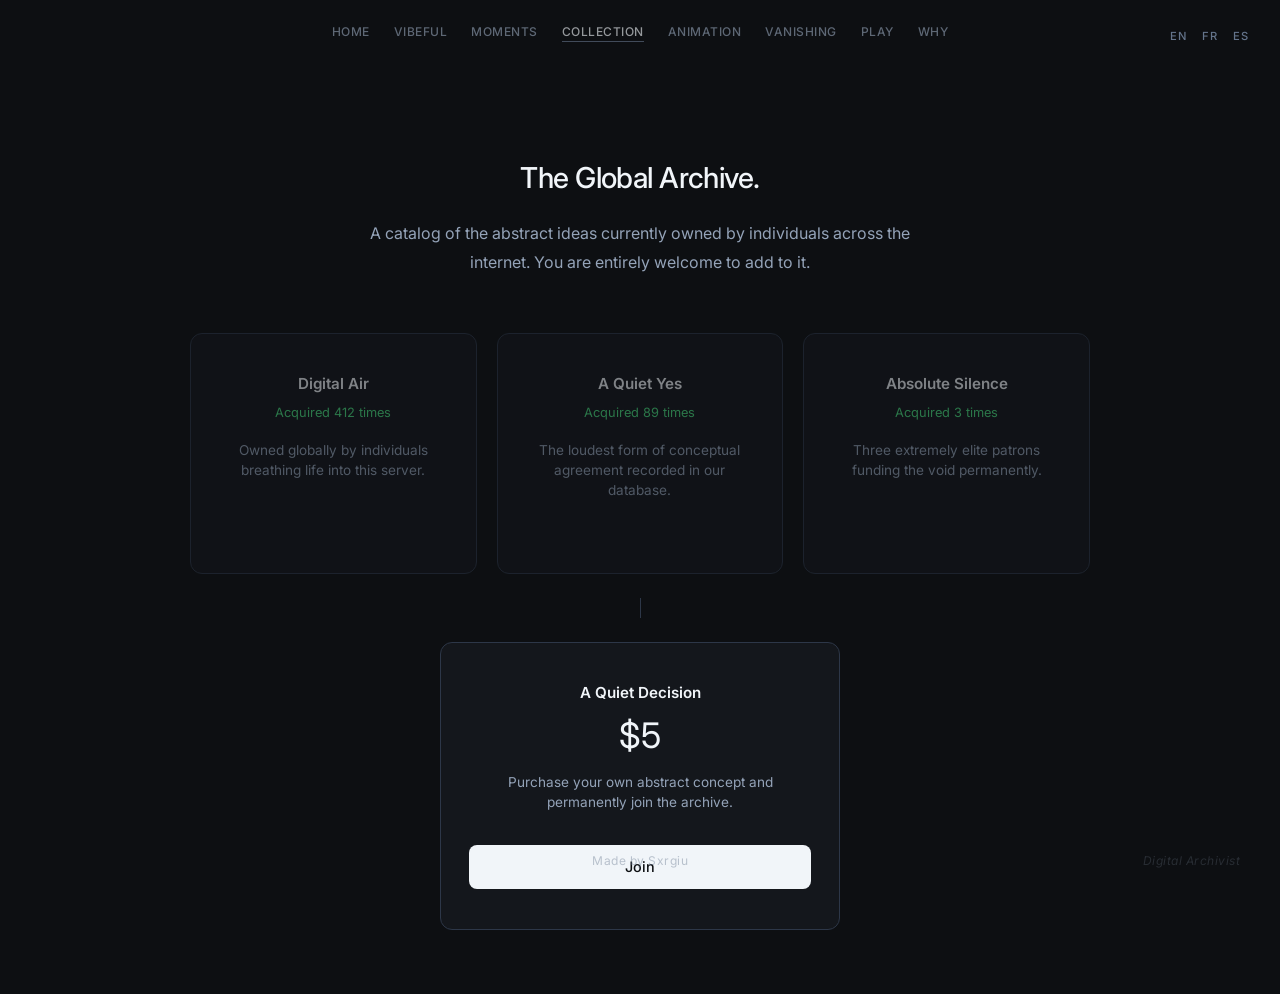
<file: collection.html>
<!DOCTYPE html>
<html lang="en">
<head>
    <meta charset="UTF-8">
    <meta name="viewport" content="width=device-width, initial-scale=1.0">
    <title>Collection - Pure Honesty</title>
    <link href="https://fonts.googleapis.com/css2?family=Inter:wght@300;400;500;600&display=swap" rel="stylesheet">
    <link rel="stylesheet" href="style.css">
</head>
<body>

    <div class="lang-selector">
    <span onclick="doGTranslate('en')">EN</span>
    <span onclick="doGTranslate('fr')">FR</span>
    <span onclick="doGTranslate('es')">ES</span>
</div>
    <nav class="main-nav">
        <a href="index.html">Home</a>
        <a href="vibeful.html">Vibeful</a>
        <a href="moments.html">Moments</a>
        <a href="collection.html" class="active">Collection</a>
        <a href="animation.html">Animation</a>
        <a href="vanishing.html">Vanishing</a>
        <a href="play.html">Play</a>
        <a href="why.html">Why</a>
    </nav>

    <main class="page-wrapper" style="margin-top: 6rem; width: 100%; max-width: 900px;">
        <div class="header-section">
            <h1 class="hook-title" style="font-size: 1.8rem;">The Global Archive.</h1>
            <p class="core-message">
                A catalog of the abstract ideas currently owned by individuals across the internet. You are entirely welcome to add to it.
            </p>
        </div>

        <div class="pricing-grid" style="grid-template-columns: repeat(3, 1fr);">
            <div class="tier-card" style="opacity: 0.5; cursor: default;">
                <div class="tier-header">Digital Air</div>
                <div style="font-size: 0.8rem; color: #4ADE80; margin-bottom: 20px;">Acquired 412 times</div>
                <div class="tier-desc">Owned globally by individuals breathing life into this server.</div>
            </div>
            
            <div class="tier-card" style="opacity: 0.5; cursor: default;">
                <div class="tier-header">A Quiet Yes</div>
                <div style="font-size: 0.8rem; color: #4ADE80; margin-bottom: 20px;">Acquired 89 times</div>
                <div class="tier-desc">The loudest form of conceptual agreement recorded in our database.</div>
            </div>

            <div class="tier-card" style="opacity: 0.5; cursor: default;">
                <div class="tier-header">Absolute Silence</div>
                <div style="font-size: 0.8rem; color: #4ADE80; margin-bottom: 20px;">Acquired 3 times</div>
                <div class="tier-desc">Three extremely elite patrons funding the void permanently.</div>
            </div>
        </div>

        <div class="section-divider"></div>

        <div class="tier-card sleek-btn" data-link="https://buy.stripe.com/00wbIU38b2kteMZd4Cdby0j" style="max-width: 400px; margin: 0 auto;">
            <div class="tier-header">A Quiet Decision</div>
            <div class="tier-price">$5</div>
            <div class="tier-desc">Purchase your own abstract concept and permanently join the archive.</div>
            <button class="action-btn solid-btn">Join</button>
        </div>

    </main>

    <script src="script.js"></script>
<div class="site-footer">
        <span class="footer-center">Made by Sxrgiu</span>
        <span class="footer-role">Digital Archivist</span>
    </div>
<div id="google_translate_element" style="display:none;"></div>
<script type="text/javascript">
function googleTranslateElementInit() {
  new google.translate.TranslateElement({pageLanguage: 'en', includedLanguages: 'en,fr,es', autoDisplay: false}, 'google_translate_element');
}
</script>
<script type="text/javascript" src="//translate.google.com/translate_a/element.js?cb=googleTranslateElementInit"></script>
</body>
</html>
</file>
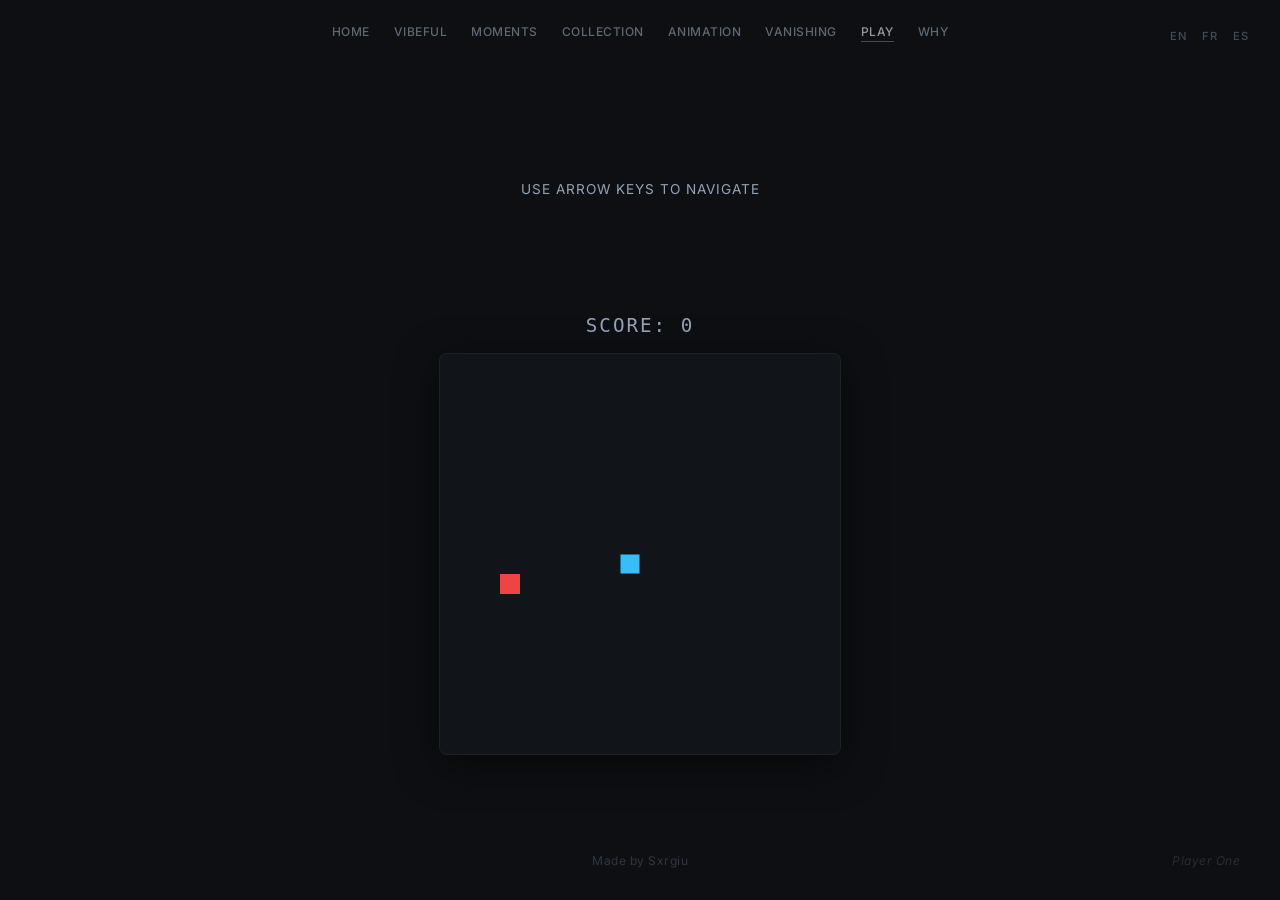
<file: play.html>
<!DOCTYPE html>
<html lang="en">

<head>
    <meta charset="UTF-8">
    <meta name="viewport" content="width=device-width, initial-scale=1.0">
    <title>Play - Pure Honesty</title>
    <link href="https://fonts.googleapis.com/css2?family=Inter:wght@300;400;500;600&display=swap" rel="stylesheet">
    <link rel="stylesheet" href="style.css">
    <style>
        .game-container {
            display: flex;
            flex-direction: column;
            align-items: center;
            margin-top: 5rem;
            position: relative;
        }

        canvas {
            background: #111418;
            border: 1px solid rgba(255, 255, 255, 0.05);
            border-radius: 8px;
            box-shadow: 0 10px 40px rgba(0, 0, 0, 0.5);
        }

        .score-board {
            margin-bottom: 1rem;
            font-family: monospace;
            font-size: 1.2rem;
            color: var(--text-secondary);
            letter-spacing: 2px;
        }

        .death-popup {
            position: absolute;
            top: 50%;
            left: 50%;
            transform: translate(-50%, -50%);
            background: rgba(13, 15, 18, 0.95);
            border: 1px solid rgba(255, 255, 255, 0.1);
            padding: 2.5rem;
            border-radius: 12px;
            text-align: center;
            display: none;
            backdrop-filter: blur(10px);
            z-index: 20;
            white-space: nowrap;
        }

        .death-popup h2 {
            color: #ef4444;
            font-weight: 400;
            margin-bottom: 10px;
        }

        .death-popup p {
            color: var(--text-secondary);
            font-size: 0.9rem;
            margin-bottom: 25px;
        }
    </style>
</head>

<body>

    <nav class="main-nav">
        <a href="index.html">Home</a>
        <a href="vibeful.html">Vibeful</a>
        <a href="moments.html">Moments</a>
        <a href="collection.html">Collection</a>
        <a href="animation.html">Animation</a>
        <a href="vanishing.html">Vanishing</a>
        <a href="play.html" class="active">Play</a>
        <a href="why.html">Why</a>
        <div class="lang-selector">
            <span onclick="doGTranslate('en')">EN</span>
            <span onclick="doGTranslate('fr')">FR</span>
            <span onclick="doGTranslate('es')">ES</span>
        </div>
    </nav>

    <main class="page-wrapper">
        <div class="header-section" style="margin-bottom: 2rem;">
            <p class="core-message" style="font-size: 0.85rem; letter-spacing: 1px; text-transform: uppercase;">Use
                Arrow Keys to Navigate</p>
        </div>

        <div class="game-container">
            <div class="score-board">SCORE: <span id="score">0</span></div>
            <canvas id="gameCanvas" width="400" height="400"></canvas>

            <div class="death-popup" id="deathPopup">
                <h2>Game Over</h2>
                <p>You hit a wall. Would you like to buy an extra life?</p>
                <div style="display:flex; gap:10px; justify-content:center;">
                    <button class="action-btn outline-btn" style="width:auto;" onclick="resetGame()">Restart
                        <a href="https://buy.stripe.com/3cI6oA6kn1gp20d5Cadby09" target="_blank">
                            <button class="action-btn solid-btn" style="width:auto;">
                                Pay $1.00
                            </button>
                        </a>
                </div>
            </div>
    </main>

    <div class="site-footer">
        <span class="footer-center">Made by Sxrgiu</span>
        <span class="footer-role">Player One</span>
    </div>

    <div id="google_translate_element" style="display:none;"></div>
    <script type="text/javascript">
        function googleTranslateElementInit() {
            new google.translate.TranslateElement({ pageLanguage: 'en', includedLanguages: 'en,fr,es', autoDisplay: false }, 'google_translate_element');
        }
    </script>
    <script type="text/javascript"
        src="//translate.google.com/translate_a/element.js?cb=googleTranslateElementInit"></script>

    <script src="script.js"></script>
    <script>
        const canvas = document.getElementById("gameCanvas");
        const ctx = canvas.getContext("2d");
        const box = 20;
        let score = 0;
        let snake = [{ x: 9 * box, y: 10 * box }];
        let food = { x: Math.floor(Math.random() * 19 + 1) * box, y: Math.floor(Math.random() * 19 + 1) * box };
        let d;
        let gameLoop;

        document.addEventListener("keydown", direction);
        function direction(event) {
            if (event.keyCode == 37 && d != "RIGHT") d = "LEFT";
            else if (event.keyCode == 38 && d != "DOWN") d = "UP";
            else if (event.keyCode == 39 && d != "LEFT") d = "RIGHT";
            else if (event.keyCode == 40 && d != "UP") d = "DOWN";
        }

        function draw() {
            ctx.fillStyle = "#111418";
            ctx.fillRect(0, 0, canvas.width, canvas.height);

            for (let i = 0; i < snake.length; i++) {
                ctx.fillStyle = (i === 0) ? "#38bdf8" : rgba(56, 189, 248, 0.5);
                ctx.fillRect(snake[i].x, snake[i].y, box, box);
                ctx.strokeStyle = "#111418";
                ctx.strokeRect(snake[i].x, snake[i].y, box, box);
            }

            ctx.fillStyle = "#ef4444";
            ctx.fillRect(food.x, food.y, box, box);

            let snakeX = snake[0].x;
            let snakeY = snake[0].y;

            if (d == "LEFT") snakeX -= box;
            if (d == "UP") snakeY -= box;
            if (d == "RIGHT") snakeX += box;
            if (d == "DOWN") snakeY += box;

            if (snakeX == food.x && snakeY == food.y) {
                score++;
                document.getElementById('score').innerText = score;
                food = { x: Math.floor(Math.random() * 19 + 1) * box, y: Math.floor(Math.random() * 19 + 1) * box };
            } else {
                snake.pop();
            }

            let newHead = { x: snakeX, y: snakeY };

            if (snakeX < 0 || snakeX >= canvas.width || snakeY < 0 || snakeY >= canvas.height || collision(newHead, snake)) {
                clearInterval(gameLoop);
                document.getElementById('deathPopup').style.display = 'block';
                return;
            }

            snake.unshift(newHead);
        }

        function collision(head, array) {
            for (let i = 0; i < array.length; i++) {
                if (head.x == array[i].x && head.y == array[i].y) return true;
            }
            return false;
        }

        function rgba(r, g, b, a) { return `rgba(${r},${g},${b},${a})`; }

        function resetGame() {
            snake = [{ x: 9 * box, y: 10 * box }];
            score = 0;
            d = null;
            document.getElementById('score').innerText = score;
            document.getElementById('deathPopup').style.display = 'none';
            gameLoop = setInterval(draw, 100);
        }

        // Prevent scrolling on arrow keys
        window.addEventListener("keydown", function (e) {
            if (["Space", "ArrowUp", "ArrowDown", "ArrowLeft", "ArrowRight"].indexOf(e.code) > -1) {
                e.preventDefault();
            }
        }, false);

        gameLoop = setInterval(draw, 100);
    </script>
</body>

</html>
</file>
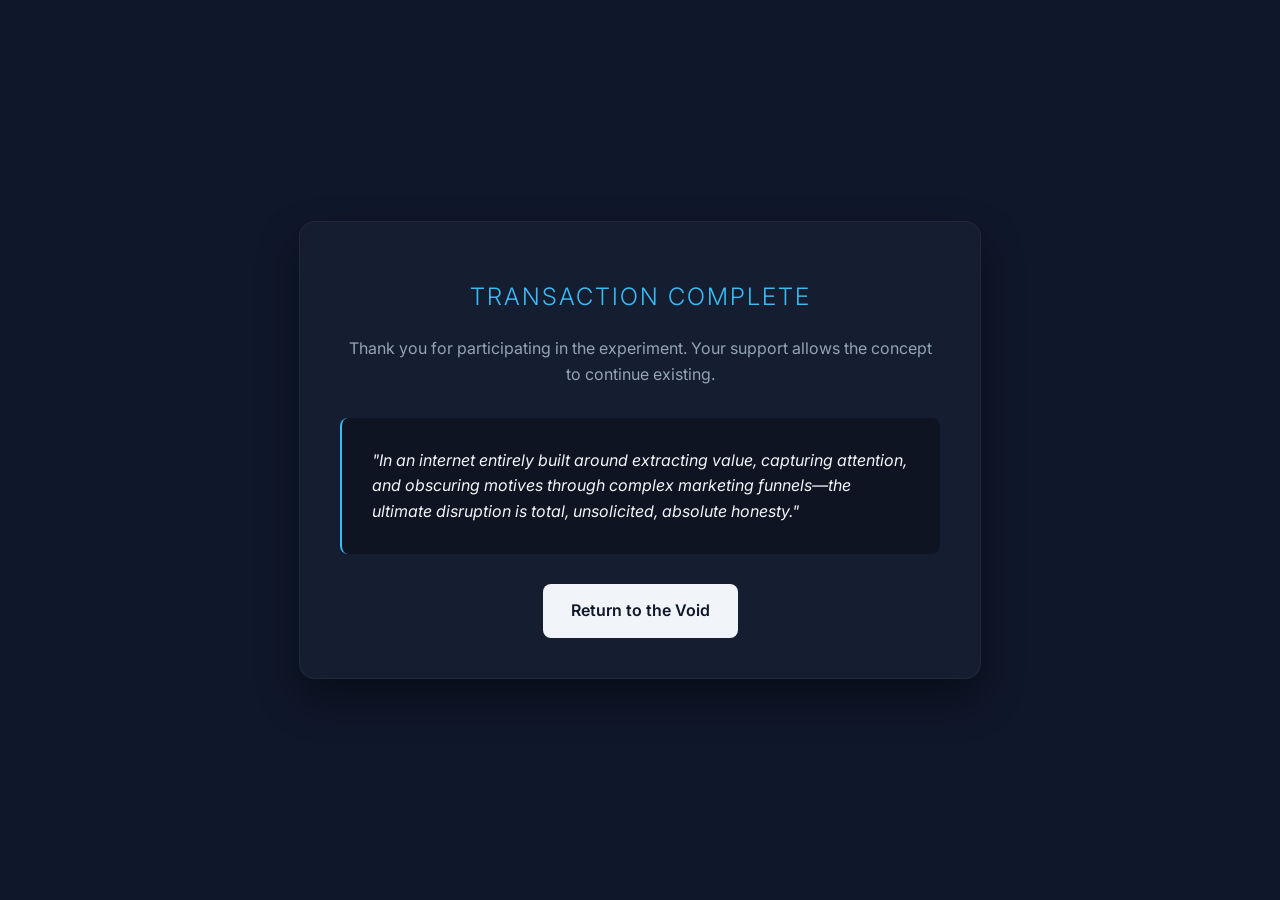
<file: success.html>
<!DOCTYPE html>
<html lang="en">
<head>
    <meta charset="UTF-8">
    <meta name="viewport" content="width=device-width, initial-scale=1.0">
    <title>The Manifesto - Pure Honesty</title>
    <link href="https://fonts.googleapis.com/css2?family=Inter:wght@300;400;600&display=swap" rel="stylesheet">
    <style>
        :root {
            --slate-900: #0f172a;
            --slate-800: #1e293b;
            --slate-100: #f1f5f9;
            --accent: #38bdf8;
        }

        body {
            margin: 0;
            padding: 0;
            font-family: 'Inter', sans-serif;
            background-color: var(--slate-900);
            color: var(--slate-100);
            display: flex;
            justify-content: center;
            align-items: center;
            min-height: 100vh;
            line-height: 1.6;
        }

        .container {
            max-width: 600px;
            padding: 40px;
            background: rgba(30, 41, 59, 0.4);
            border-radius: 16px;
            border: 1px solid rgba(255, 255, 255, 0.05);
            text-align: center;
            box-shadow: 0 20px 40px rgba(0,0,0,0.4);
            animation: fadeUp 1s cubic-bezier(0.16, 1, 0.3, 1) forwards;
        }

        h1 {
            font-size: 24px;
            font-weight: 300;
            letter-spacing: 2px;
            margin-bottom: 20px;
            color: var(--accent);
        }

        p {
            font-size: 16px;
            color: #94a3b8;
            margin-bottom: 30px;
        }

        .manifesto-box {
            text-align: left;
            background: rgba(0,0,0,0.3);
            padding: 30px;
            border-radius: 8px;
            border-left: 2px solid var(--accent);
            font-style: italic;
            margin-bottom: 30px;
        }

        .download-btn {
            display: inline-block;
            padding: 14px 28px;
            background: var(--slate-100);
            color: var(--slate-900);
            text-decoration: none;
            border-radius: 8px;
            font-weight: 600;
            transition: all 0.3s ease;
        }

        .download-btn:hover {
            transform: scale(1.02);
            box-shadow: 0 0 20px rgba(56, 189, 248, 0.3);
        }

        @keyframes fadeUp {
            from { opacity: 0; transform: translateY(20px); }
            to { opacity: 1; transform: translateY(0); }
        }
    </style>
</head>
<body>

    <div class="container">
        <h1>TRANSACTION COMPLETE</h1>
        <p>Thank you for participating in the experiment. Your support allows the concept to continue existing.</p>
        
        <div class="manifesto-box">
            "In an internet entirely built around extracting value, capturing attention, and obscuring motives through complex marketing funnels—the ultimate disruption is total, unsolicited, absolute honesty."
        </div>

        <a href="https://pure-honesty.surge.sh" class="download-btn">Return to the Void</a>
    </div>

<div id="google_translate_element" style="display:none;"></div>
<script type="text/javascript">
function googleTranslateElementInit() {
  new google.translate.TranslateElement({pageLanguage: 'en', includedLanguages: 'en,fr,es', autoDisplay: false}, 'google_translate_element');
}
</script>
<script type="text/javascript" src="//translate.google.com/translate_a/element.js?cb=googleTranslateElementInit"></script>
</body>
</html>
</file>
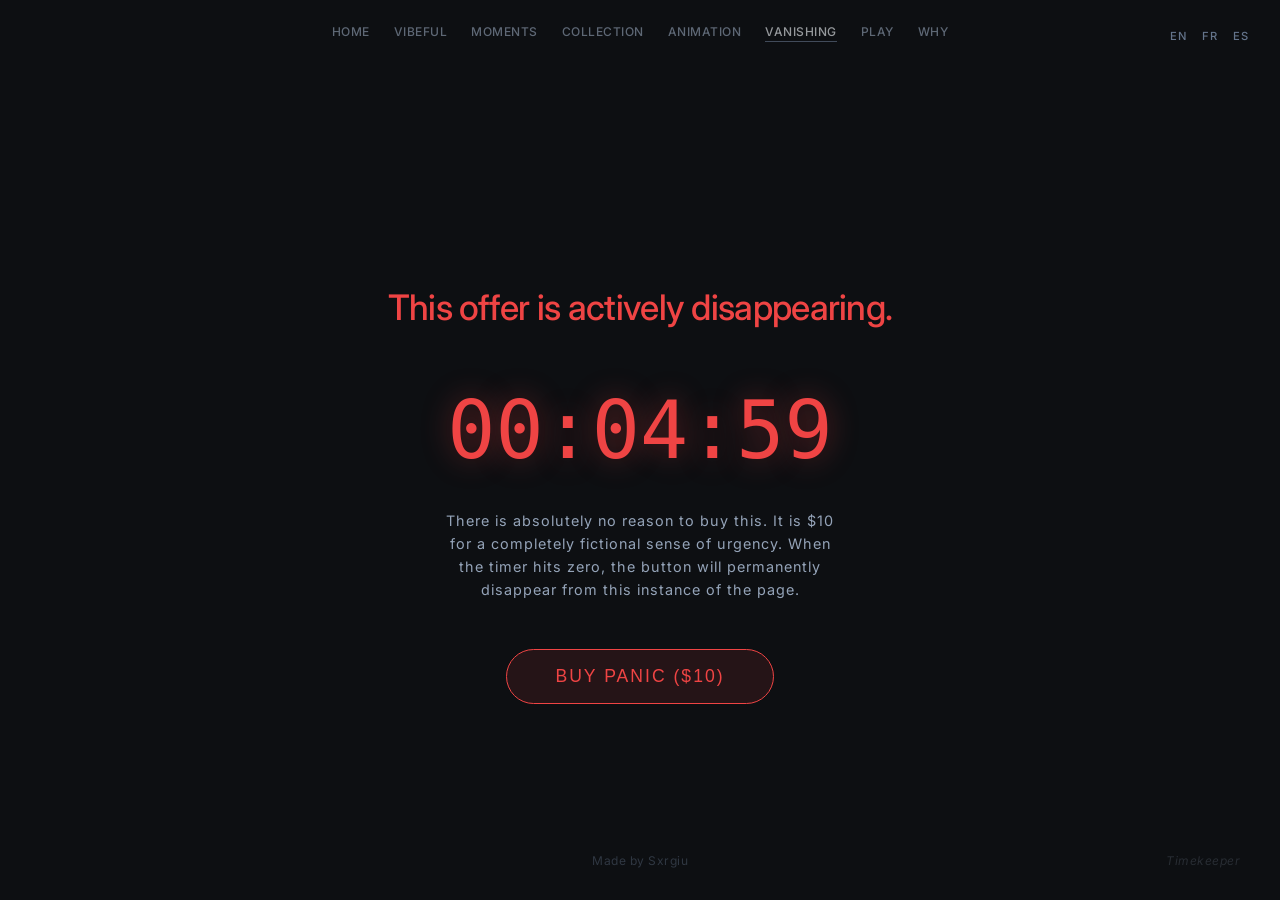
<file: vanishing.html>
<!DOCTYPE html>
<html lang="en">
<head>
    <meta charset="UTF-8">
    <meta name="viewport" content="width=device-width, initial-scale=1.0">
    <title>Vanishing - Pure Honesty</title>
    <link href="https://fonts.googleapis.com/css2?family=Inter:wght@300;400;500;600&display=swap" rel="stylesheet">
    <link rel="stylesheet" href="style.css">
    <style>
        .urgency-container {
            text-align: center;
            margin-top: 10vh;
        }
        .digital-clock {
            font-family: monospace;
            font-size: 5rem;
            color: #ef4444; /* Alert red */
            text-shadow: 0 0 30px rgba(239, 68, 68, 0.4);
            margin: 2rem 0;
            font-weight: 300;
        }
        .panic-text {
            color: var(--text-secondary);
            font-size: 0.9rem;
            letter-spacing: 1px;
            max-width: 400px;
            margin: 0 auto 3rem auto;
            line-height: 1.6;
        }
        
        .panic-btn {
            background: rgba(239, 68, 68, 0.1);
            border: 1px solid #ef4444;
            color: #ef4444;
            padding: 1rem 3rem;
            border-radius: 50px;
            font-size: 1.1rem;
            text-transform: uppercase;
            letter-spacing: 2px;
            cursor: pointer;
            transition: all 0.2s;
        }
        .panic-btn:hover {
            background: #ef4444;
            color: #fff;
            box-shadow: 0 0 40px rgba(239, 68, 68, 0.6);
            transform: scale(1.05);
        }
    </style>
</head>
<body>

    <div class="lang-selector">
    <span onclick="doGTranslate('en')">EN</span>
    <span onclick="doGTranslate('fr')">FR</span>
    <span onclick="doGTranslate('es')">ES</span>
</div>
    <nav class="main-nav">
        <a href="index.html">Home</a>
        <a href="vibeful.html">Vibeful</a>
        <a href="moments.html">Moments</a>
        <a href="collection.html">Collection</a>
        <a href="animation.html">Animation</a>
        <a href="vanishing.html" class="active">Vanishing</a>
        <a href="play.html">Play</a>
        <a href="why.html">Why</a>
    </nav>

    <main class="page-wrapper urgency-container">
        <h1 class="hook-title" style="color: #ef4444;">This offer is actively disappearing.</h1>
        
        <div class="digital-clock" id="clock">00:05:00</div>
        
        <p class="panic-text">
            There is absolutely no reason to buy this. It is $10 for a completely fictional sense of urgency. When the timer hits zero, the button will permanently disappear from this instance of the page.
        </p>

        <div id="buy-container">
            <!-- This acts as a conceptual link. The user needs to add a Stripe URL to an onclick -->
            <button class="panic-btn" onclick="window.location.href='https://buy.stripe.com/28EbIU6kn7ENawJggOdby0i'">Buy Panic ($10)</button>
        </div>
    </main>

    <script src="script.js"></script>
    <script>
        // Real-time pure panic countdown
        let totalSeconds = 300; // 5 minutes
        const clockElement = document.getElementById('clock');
        const buyContainer = document.getElementById('buy-container');

        const interval = setInterval(() => {
            totalSeconds--;
            
            let minutes = Math.floor(totalSeconds / 60);
            let seconds = totalSeconds % 60;
            
            clockElement.innerText = `00:${minutes.toString().padStart(2, '0')}:${seconds.toString().padStart(2, '0')}`;

            if (totalSeconds <= 0) {
                clearInterval(interval);
                clockElement.innerText = "GONE.";
                clockElement.style.color = "#475569";
                clockElement.style.textShadow = "none";
                buyContainer.innerHTML = "<p style='color: #64748B;'>The panic has subsided. The opportunity is lost.</p>";
            }
        }, 1000);
    </script>
<div class="site-footer">
        <span class="footer-center">Made by Sxrgiu</span>
        <span class="footer-role">Timekeeper</span>
    </div>
<div id="google_translate_element" style="display:none;"></div>
<script type="text/javascript">
function googleTranslateElementInit() {
  new google.translate.TranslateElement({pageLanguage: 'en', includedLanguages: 'en,fr,es', autoDisplay: false}, 'google_translate_element');
}
</script>
<script type="text/javascript" src="//translate.google.com/translate_a/element.js?cb=googleTranslateElementInit"></script>
</body>
</html>
</file>
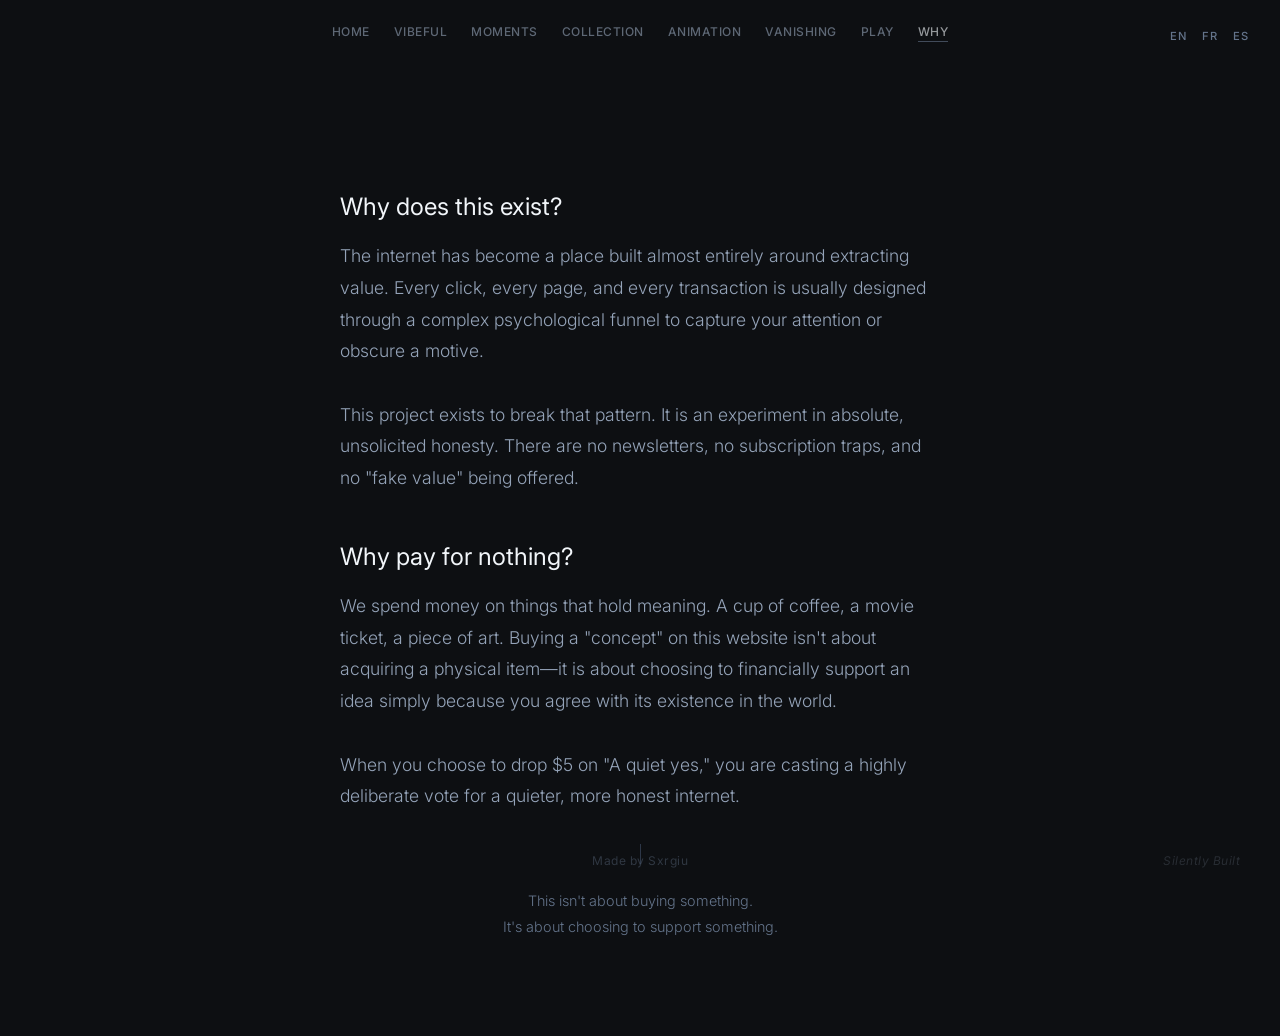
<file: why.html>
<!DOCTYPE html>
<html lang="en">
<head>
    <meta charset="UTF-8">
    <meta name="viewport" content="width=device-width, initial-scale=1.0">
    <title>Why - Pure Honesty</title>
    <link rel="preconnect" href="https://fonts.googleapis.com">
    <link rel="preconnect" href="https://fonts.gstatic.com" crossorigin>
    <link href="https://fonts.googleapis.com/css2?family=Inter:wght@300;400;500;600&display=swap" rel="stylesheet">
    <link rel="stylesheet" href="style.css">
</head>
<body>

    <div class="lang-selector">
    <span onclick="doGTranslate('en')">EN</span>
    <span onclick="doGTranslate('fr')">FR</span>
    <span onclick="doGTranslate('es')">ES</span>
</div>
    <nav class="main-nav">
        <a href="index.html">Home</a>
        <a href="vibeful.html">Vibeful</a>
        <a href="moments.html">Moments</a>
        <a href="collection.html">Collection</a>
        <a href="animation.html">Animation</a>
        <a href="vanishing.html">Vanishing</a>
        <a href="play.html">Play</a>
        <a href="why.html" class="active">Why</a>
    </nav>

    <main class="page-wrapper" style="margin-top: 5rem;">
        <div class="text-content">
            <h2>Why does this exist?</h2>
            <p>
                The internet has become a place built almost entirely around extracting value. Every click, every page, and every transaction is usually designed through a complex psychological funnel to capture your attention or obscure a motive.
            </p>
            <p>
                This project exists to break that pattern. It is an experiment in absolute, unsolicited honesty. There are no newsletters, no subscription traps, and no "fake value" being offered. 
            </p>

            <h2>Why pay for nothing?</h2>
            <p>
                We spend money on things that hold meaning. A cup of coffee, a movie ticket, a piece of art. Buying a "concept" on this website isn't about acquiring a physical item—it is about choosing to financially support an idea simply because you agree with its existence in the world. 
            </p>
            <p>
                When you choose to drop $5 on "A quiet yes," you are casting a highly deliberate vote for a quieter, more honest internet. 
            </p>

            <div class="section-divider"></div>
            
            <p style="text-align: center; color: var(--text-muted); font-size: 0.9rem;">
                This isn't about buying something.<br>
                It's about choosing to support something.
            </p>
        </div>
    </main>

<div class="site-footer">
        <span class="footer-center">Made by Sxrgiu</span>
        <span class="footer-role">Silently Built</span>
    </div>
<div id="google_translate_element" style="display:none;"></div>
<script type="text/javascript">
function googleTranslateElementInit() {
  new google.translate.TranslateElement({pageLanguage: 'en', includedLanguages: 'en,fr,es', autoDisplay: false}, 'google_translate_element');
}
</script>
<script type="text/javascript" src="//translate.google.com/translate_a/element.js?cb=googleTranslateElementInit"></script>
</body>
</html>
</file>
<file: style.css>
:root {
    --bg-page: #0D0F12;
    /* Softer, more comfortable dark slate */
    --surface-card: #14171C;
    --surface-hover: #1A1E24;
    --text-primary: #F1F5F9;
    --text-secondary: #94A3B8;
    --text-muted: #64748B;
    --border-color: #2D3748;
    --accent-glow: rgba(56, 189, 248, 0.15);
    --accent-solid: #38BDF8;
    /* Welcoming, calm sky blue */
}

* {
    margin: 0;
    padding: 0;
    box-sizing: border-box;
}

body {
    font-family: 'Inter', -apple-system, sans-serif;
    color: var(--text-primary);
    background-color: var(--bg-page);
    min-height: 100vh;
    display: flex;
    justify-content: center;
    align-items: center;
    padding: 4rem 1.5rem;
    overflow-x: hidden;
}

.page-wrapper {
    width: 100%;
    max-width: 850px;
    display: flex;
    flex-direction: column;
    align-items: center;
    margin-top: 2rem;
}

/* Navigation */
.main-nav {
    display: flex;
    justify-content: center;
    gap: 1.5rem;
    padding: 1.5rem 1rem;
    position: absolute;
    top: 0;
    left: 0;
    width: 100%;
    z-index: 50;
    opacity: 0.6;
    transition: opacity 0.3s ease;
    flex-wrap: wrap;
}

.main-nav:hover {
    opacity: 1;
}

.main-nav a {
    color: var(--text-secondary);
    text-decoration: none;
    font-size: 0.75rem;
    font-weight: 500;
    letter-spacing: 0.5px;
    text-transform: uppercase;
    transition: all 0.3s ease;
    padding-bottom: 2px;
}

.main-nav a:hover,
.main-nav a.active {
    color: var(--text-primary);
    border-bottom: 1px solid var(--text-muted);
}

/* Header & Hooks */
.header-section {
    text-align: center;
    max-width: 600px;
    margin-bottom: 3.5rem;
    animation: fadeIn 1s ease-out;
}

.hook-title {
    font-size: 2.2rem;
    font-weight: 500;
    letter-spacing: -0.02em;
    color: var(--text-primary);
    margin-bottom: 1.5rem;
}

.core-message {
    font-size: 1rem;
    line-height: 1.8;
    color: var(--text-secondary);
    font-weight: 400;
}

/* Pricing Grid */
.pricing-grid {
    display: grid;
    grid-template-columns: repeat(3, 1fr);
    gap: 1.25rem;
    width: 100%;
    align-items: stretch;
    animation: fadeIn 1.2s ease-out;
}

.tier-card {
    background: var(--surface-card);
    border: 1px solid var(--border-color);
    border-radius: 12px;
    padding: 2.5rem 1.75rem;
    text-align: center;
    cursor: pointer;
    transition: all 0.4s cubic-bezier(0.16, 1, 0.3, 1);
    display: flex;
    flex-direction: column;
}

.tier-card:hover {
    background: var(--surface-hover);
    border-color: #475569;
    transform: translateY(-4px);
    box-shadow: 0 10px 30px rgba(0, 0, 0, 0.4), 0 0 15px rgba(255, 255, 255, 0.03);
}

.tier-header {
    font-size: 0.95rem;
    font-weight: 600;
    color: var(--text-primary);
    margin-bottom: 0.75rem;
}

.tier-price {
    font-size: 2.2rem;
    font-weight: 400;
    margin-bottom: 1rem;
    color: var(--text-primary);
}

.tier-desc {
    font-size: 0.85rem;
    line-height: 1.5;
    color: var(--text-secondary);
    margin-bottom: 2rem;
    flex-grow: 1;
}

/* Recommended Tier */
.tier-card.recommended {
    background: #1A202C;
    border: 1px solid rgba(56, 189, 248, 0.4);
    box-shadow: 0 10px 40px var(--accent-glow);
    transform: scale(1.03);
    z-index: 10;
}

.tier-card.recommended:hover {
    transform: scale(1.05);
    border-color: var(--accent-solid);
}

/* Buttons */
.action-btn {
    width: 100%;
    padding: 0.85rem;
    border-radius: 8px;
    font-size: 0.9rem;
    font-weight: 500;
    cursor: pointer;
    transition: all 0.2s ease;
    font-family: inherit;
    pointer-events: auto;
}

.outline-btn {
    background: rgba(255, 255, 255, 0.03);
    border: 1px solid var(--border-color);
    color: var(--text-primary);
}

.solid-btn {
    background: var(--text-primary);
    border: none;
    color: var(--bg-page);
}

.tier-card:hover .outline-btn {
    background: rgba(255, 255, 255, 0.08);
}

.tier-card.recommended:hover .solid-btn {
    background: #FFFFFF;
}

/* Social Proof Section */
.social-proof-section {
    margin-top: 4rem;
    text-align: center;
    color: var(--text-secondary);
    animation: fadeIn 1.5s ease-out;
}

.proof-numbers {
    font-size: 1rem;
    font-weight: 500;
    color: var(--text-primary);
    margin-bottom: 0.25rem;
}

.proof-stats {
    font-size: 0.85rem;
    color: #4ADE80;
    /* Soft green */
    display: flex;
    align-items: center;
    justify-content: center;
    gap: 0.3rem;
    margin-bottom: 0.5rem;
}

.proof-sub {
    font-size: 0.85rem;
    color: var(--text-muted);
}

/* Footer & Trust */
.trust-footer {
    margin-top: 3rem;
    text-align: center;
    color: var(--text-muted);
    font-size: 0.85rem;
    line-height: 1.6;
}

.stripe-badge {
    display: inline-flex;
    align-items: center;
    gap: 0.3rem;
    margin-top: 0.5rem;
    opacity: 0.8;
}

.closing-line {
    margin-top: 5rem;
    font-size: 0.9rem;
    color: var(--text-muted);
    font-weight: 300;
    letter-spacing: 0.02em;
}

/* Share Button */
.share-section {
    margin-top: 2rem;
    text-align: center;
}

.share-btn {
    background: transparent;
    border: 1px dashed var(--text-muted);
    color: var(--text-secondary);
    padding: 0.6rem 1.5rem;
    border-radius: 50px;
    font-size: 0.8rem;
    cursor: pointer;
    transition: all 0.3s ease;
    display: inline-flex;
    align-items: center;
    gap: 0.5rem;
}

.share-btn:hover {
    border-color: var(--text-primary);
    color: var(--text-primary);
}

/* Text Content pages */
.text-content {
    max-width: 600px;
    margin: 0 auto;
    animation: fadeIn 1s ease-out;
}

.text-content p {
    font-size: 1.1rem;
    line-height: 1.8;
    color: var(--text-secondary);
    margin-bottom: 2rem;
    font-weight: 300;
}

.text-content h2 {
    font-size: 1.5rem;
    font-weight: 400;
    color: var(--text-primary);
    margin-bottom: 1.2rem;
    margin-top: 3rem;
}

.section-divider {
    width: 1px;
    height: 20px;
    background: var(--border-color);
    margin: 1.5rem auto;
}

/* Animations Hub */
.page-wrapper>* {
    animation: fadeUp 1.2s cubic-bezier(0.16, 1, 0.3, 1) forwards;
    opacity: 0;
}

.page-wrapper>*:nth-child(1) {
    animation-delay: 0.1s;
}

.page-wrapper>*:nth-child(2) {
    animation-delay: 0.2s;
}

.page-wrapper>*:nth-child(3) {
    animation-delay: 0.3s;
}

.page-wrapper>*:nth-child(4) {
    animation-delay: 0.4s;
}

@keyframes fadeUp {
    from {
        opacity: 0;
        transform: translateY(15px);
    }

    to {
        opacity: 1;
        transform: translateY(0);
    }
}

/* Language Selection UI */
.lang-selector {
    position: absolute;
    top: 1.8rem;
    right: 2rem;
    z-index: 100;
    display: flex;
    gap: 1rem;
}

.lang-selector span {
    cursor: pointer;
    font-size: 0.70rem;
    font-weight: 500;
    color: var(--text-muted);
    transition: all 0.3s ease;
    letter-spacing: 0.5px;
}

.lang-selector span:hover {
    color: var(--text-primary);
}

/* Native UI overrides to hide Google's messy implementation */
.skiptranslate,
.goog-te-banner-frame {
    display: none !important;
}

body {
    top: 0px !important;
}

/* Live Toast Notification */
.toast-notification {
    position: fixed;
    bottom: 30px;
    right: 30px;
    background: #1E293B;
    border: 1px solid #334155;
    color: #F8FAFC;
    padding: 0.75rem 1.25rem;
    border-radius: 50px;
    font-size: 0.85rem;
    display: flex;
    align-items: center;
    gap: 0.5rem;
    box-shadow: 0 10px 25px rgba(0, 0, 0, 0.3);
    transition: all 0.5s cubic-bezier(0.4, 0, 0.2, 1);
    z-index: 100;
}

.toast-notification.hidden {
    opacity: 0;
    transform: translateY(20px);
    pointer-events: none;
}

.toast-icon {
    color: #F43F5E;
    /* soft energetic pink */
}

@keyframes fadeIn {
    from {
        opacity: 0;
        transform: translateY(10px);
    }

    to {
        opacity: 1;
        transform: translateY(0);
    }
}

/* Mobile Responsive */
@media (max-width: 850px) {
    .pricing-grid {
        grid-template-columns: 1fr;
        gap: 1.5rem;
    }

    .tier-card.recommended {
        transform: scale(1);
    }

    .tier-card.recommended:hover {
        transform: scale(1.02);
    }

    .toast-notification {
        bottom: 20px;
        left: 50%;
        right: auto;
        transform: translateX(-50%);
        width: max-content;
    }

    .toast-notification.hidden {
        transform: translate(-50%, 20px);
    }
}

/* Footer Identity */
.site-footer {
    position: fixed;
    bottom: 2rem;
    left: 0;
    width: 100%;
    display: flex;
    justify-content: center;
    align-items: center;
    pointer-events: none;
    z-index: 40;
    opacity: 0.4;
    font-size: 0.75rem;
    letter-spacing: 0.5px;
}

.footer-center {
    color: var(--text-muted);
}

.footer-role {
    position: absolute;
    right: 2.5rem;
    color: var(--text-secondary);
    font-family: inherit;
    font-style: italic;
    opacity: 0.5;
}

/* Viral Popup */
.sale-popup-overlay {
    position: fixed;
    top: 0;
    left: 0;
    width: 100%;
    height: 100%;
    background: rgba(13, 15, 18, 0.8);
    backdrop-filter: blur(4px);
    z-index: 200;
    display: none;
    justify-content: center;
    align-items: center;
    opacity: 0;
    transition: opacity 0.4s ease;
}

.sale-popup {
    background: #1A1E24;
    border: 1px solid rgba(255, 255, 255, 0.08);
    padding: 2.5rem;
    border-radius: 12px;
    text-align: center;
    position: relative;
    min-width: 320px;
    box-shadow: 0 20px 50px rgba(0, 0, 0, 0.5);
    animation: popIn 0.5s cubic-bezier(0.16, 1, 0.3, 1) forwards;
}

@keyframes popIn {
    from {
        transform: scale(0.95) translateY(10px);
    }

    to {
        transform: scale(1) translateY(0);
    }
}

.popup-close {
    position: absolute;
    top: 15px;
    left: 20px;
    cursor: pointer;
    font-size: 1.5rem;
    color: var(--text-muted);
    transition: color 0.2s;
}

.popup-close:hover {
    color: var(--text-primary);
}

.sale-popup h3 {
    font-weight: 400;
    font-size: 1.5rem;
    margin-bottom: 1.5rem;
}

.sale-prices {
    display: flex;
    align-items: center;
    justify-content: center;
    gap: 1rem;
    margin-bottom: 1.5rem;
}

.old-price {
    text-decoration: line-through;
    color: var(--text-muted);
    font-size: 1.2rem;
}

.new-price {
    color: #4ADE80;
    font-size: 2rem;
    font-weight: 500;
    text-shadow: 0 0 15px rgba(74, 222, 128, 0.3);
}
</file>
